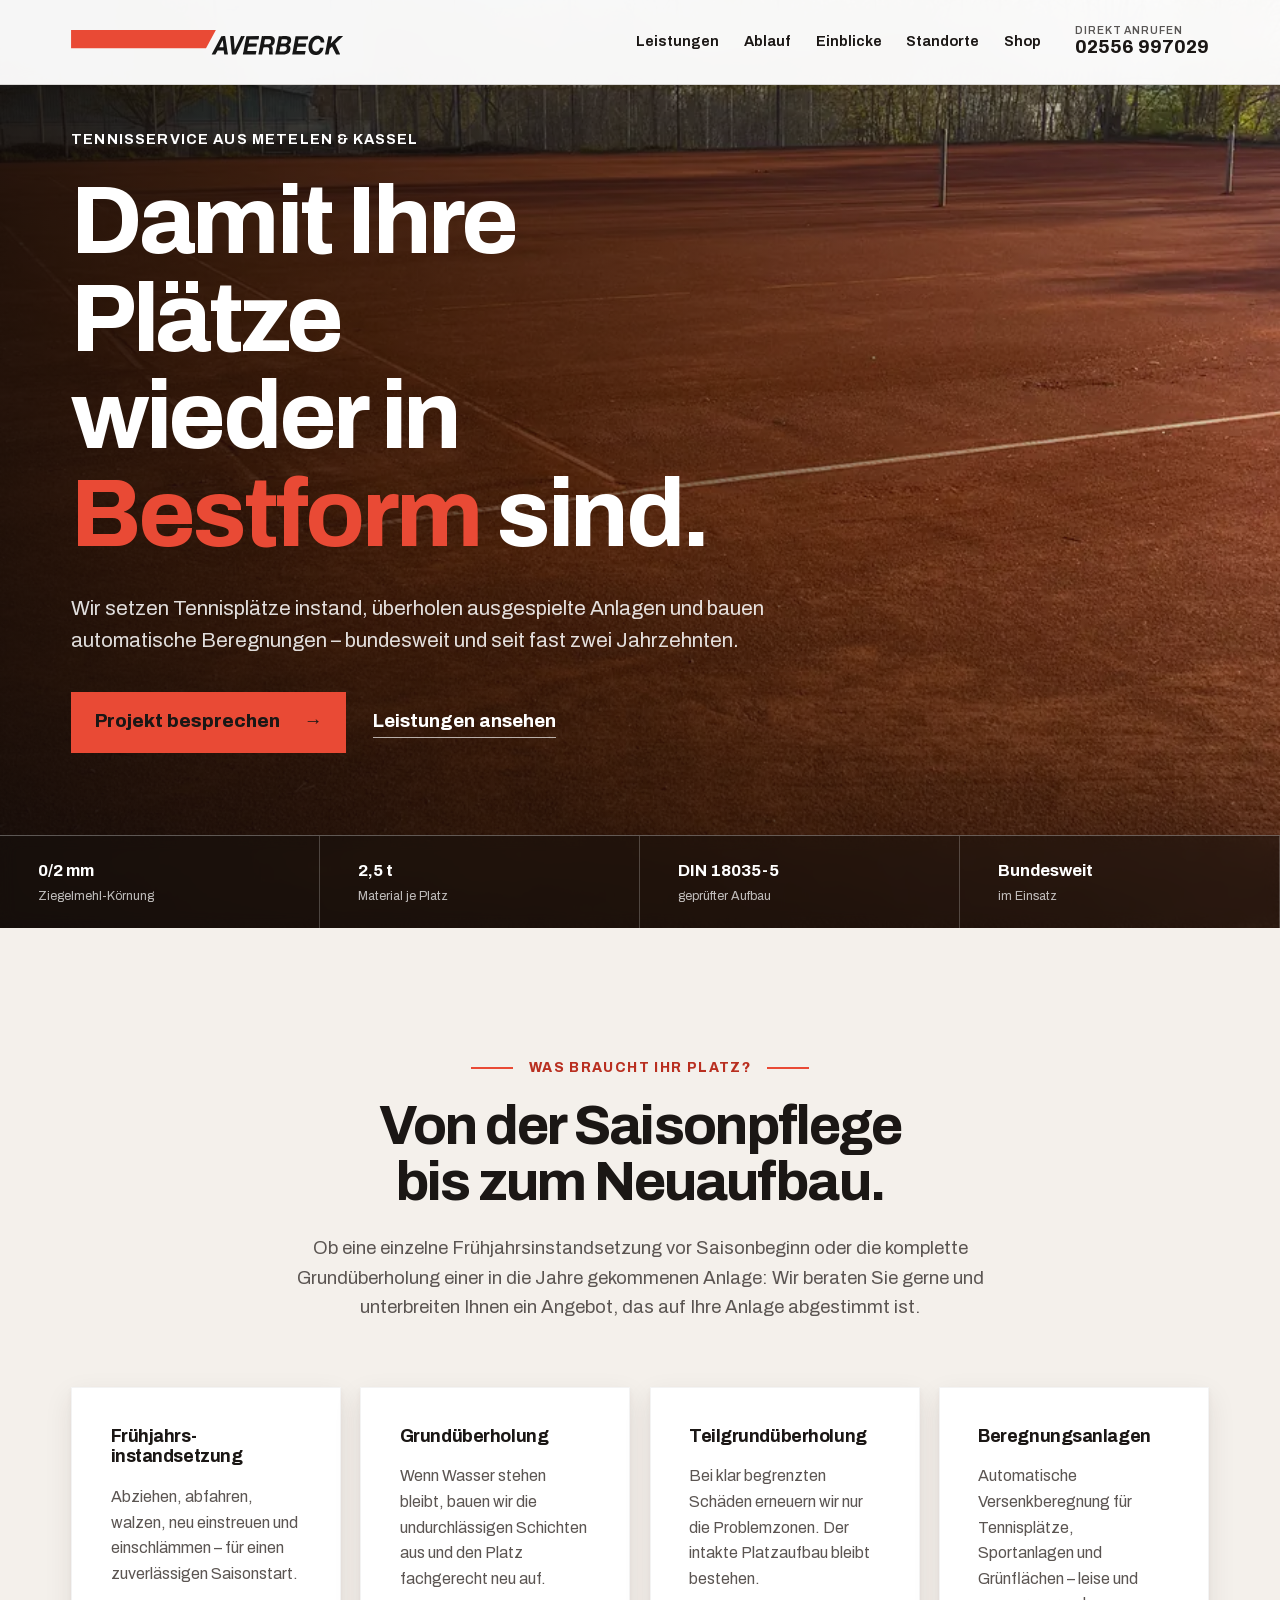
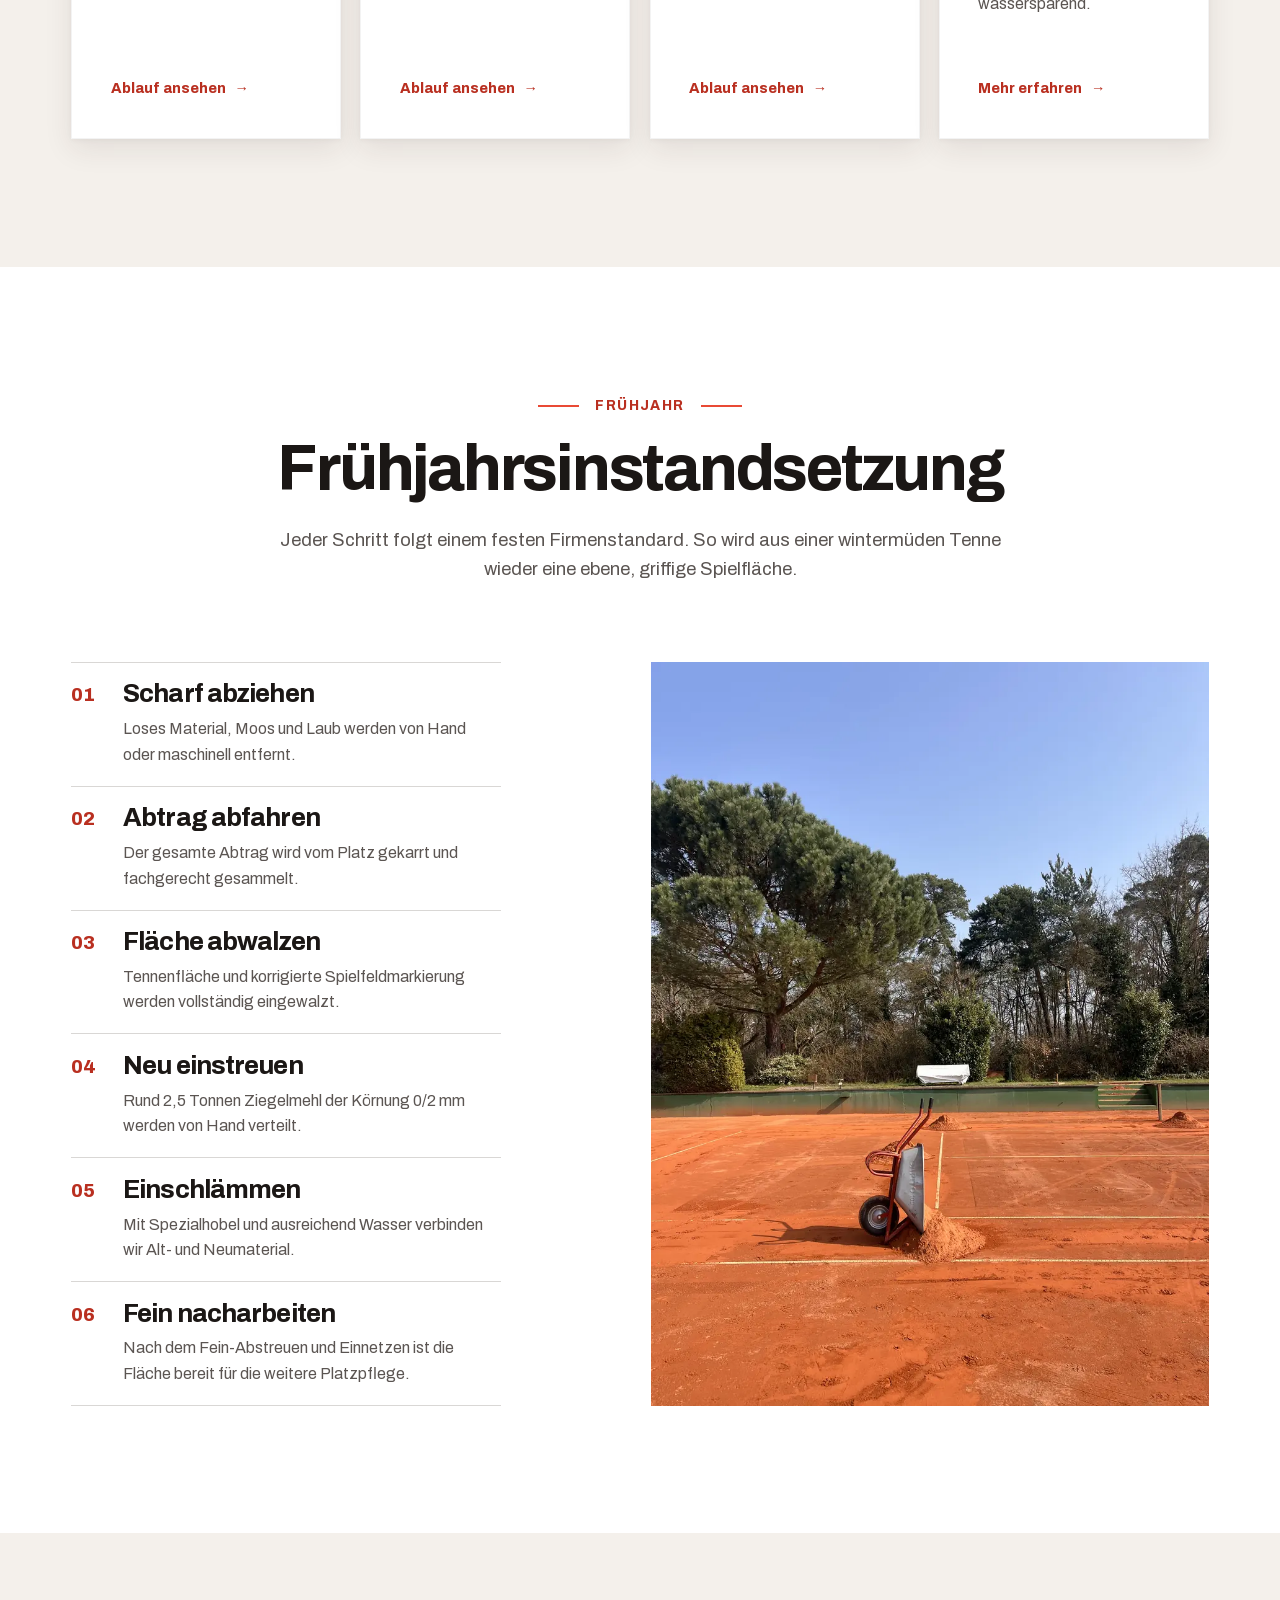
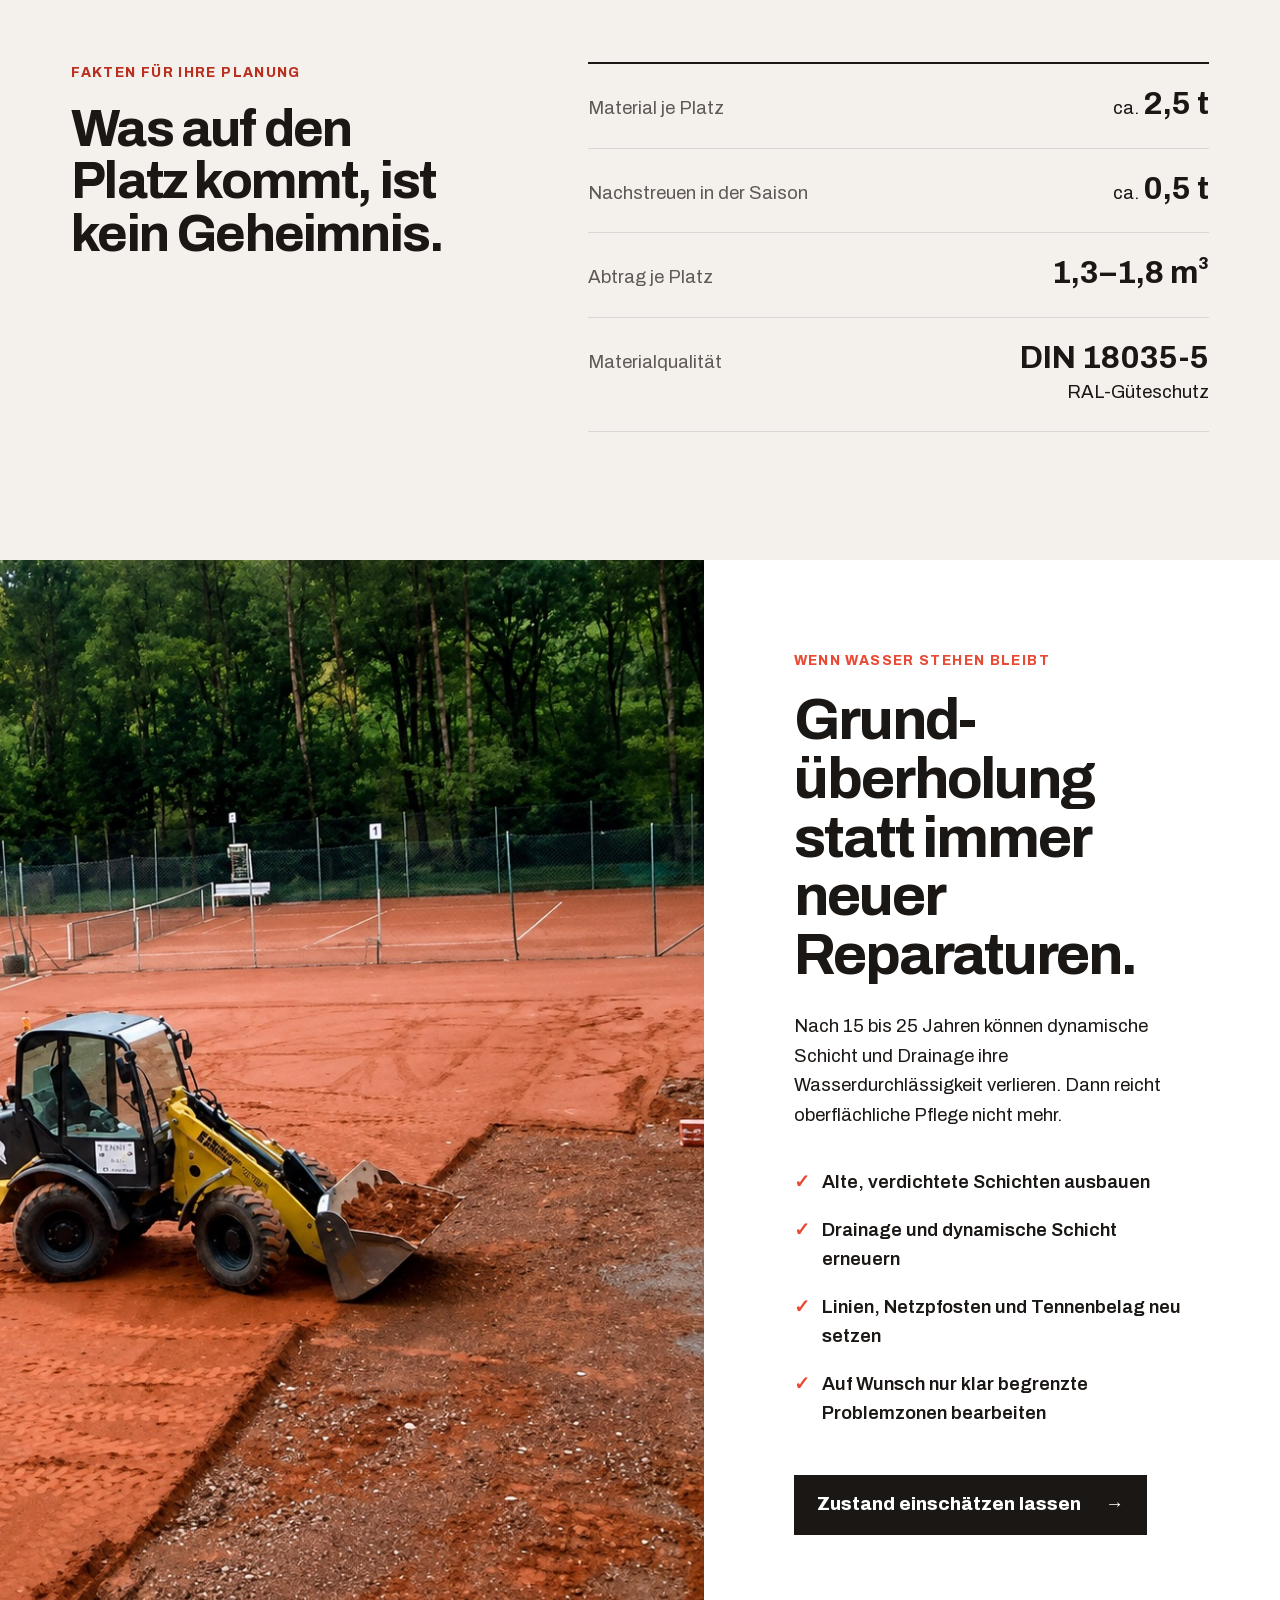
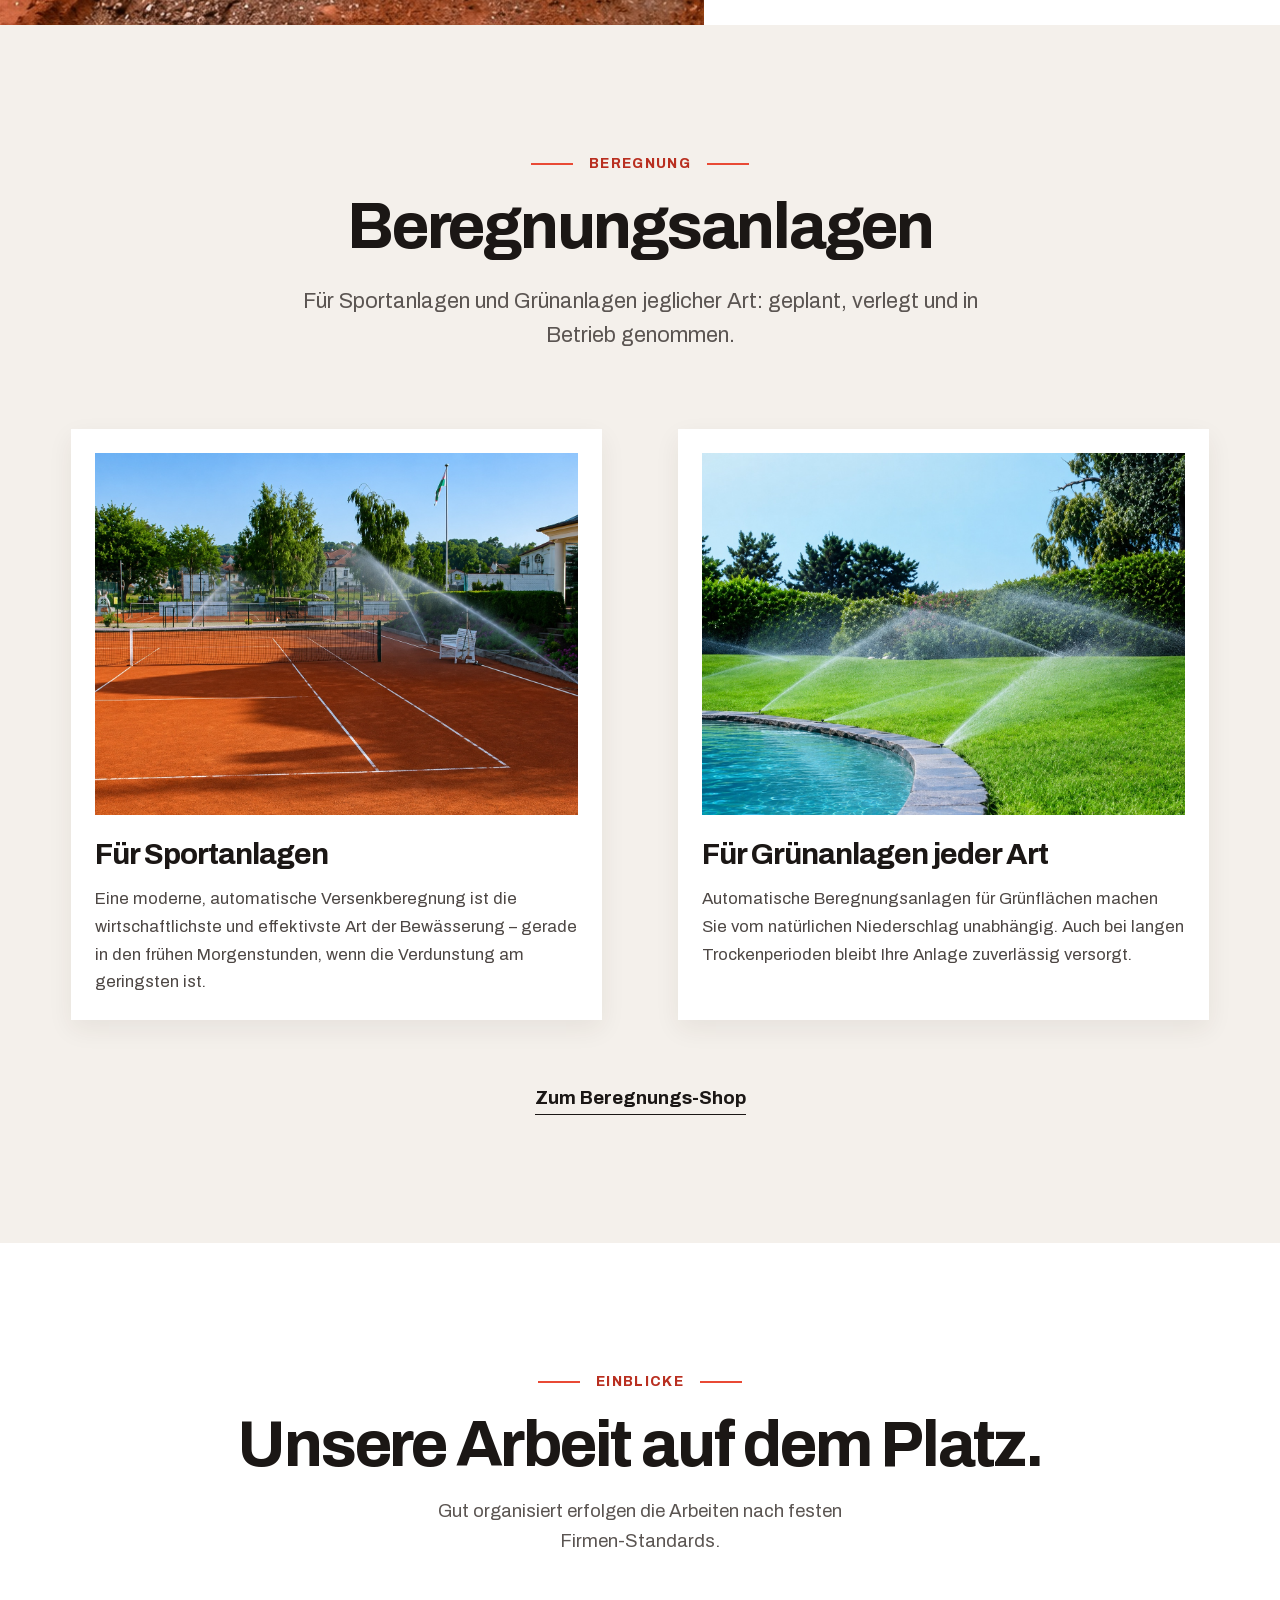
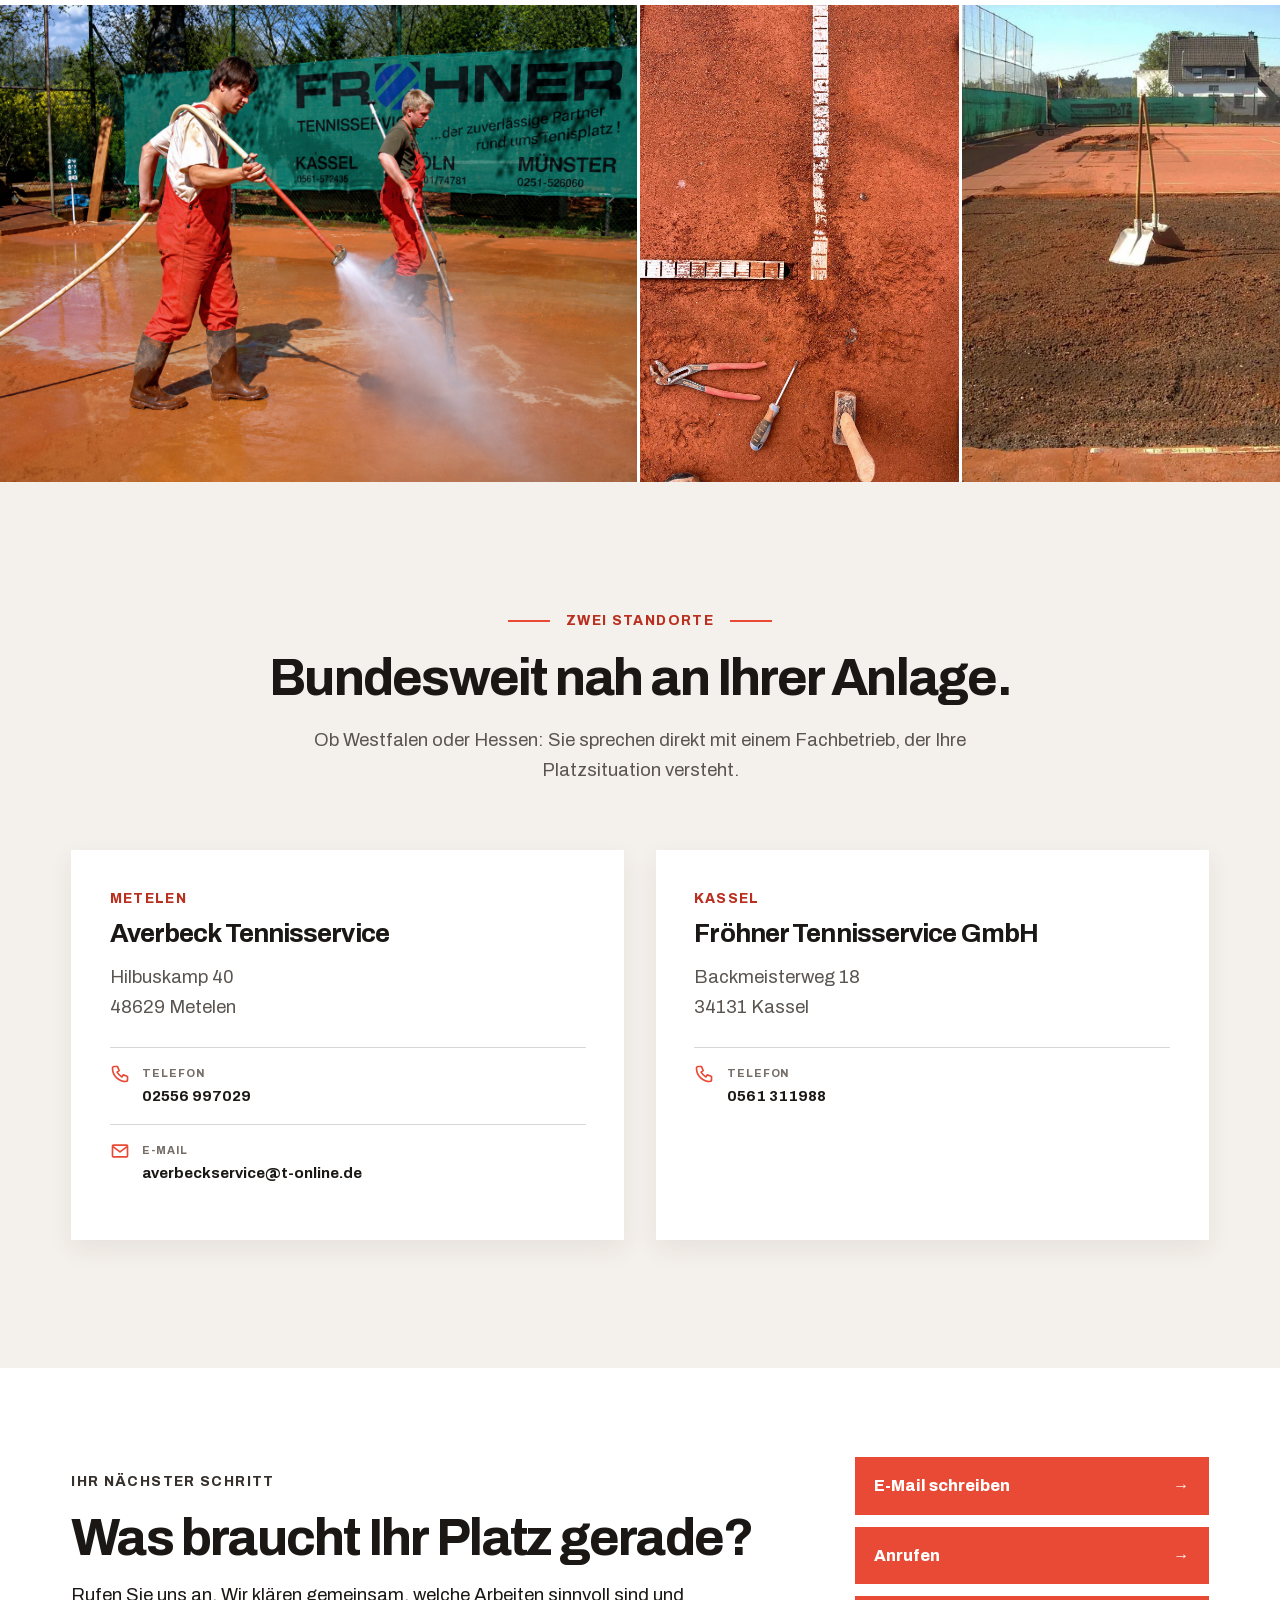
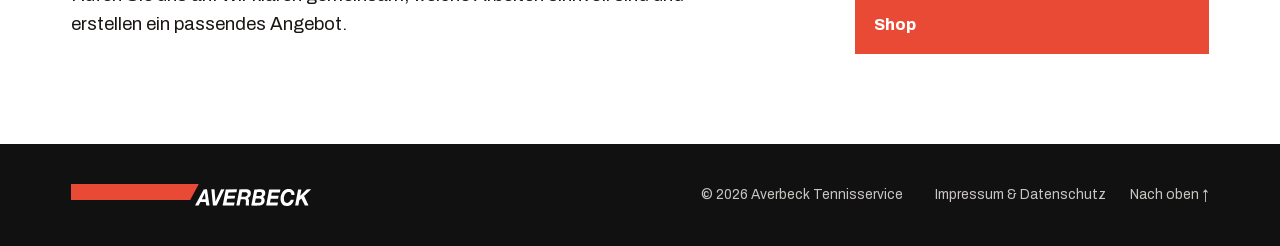
<file: index.html>
<!doctype html>
<html lang="de">
<head>
  <meta charset="utf-8">
  <meta name="viewport" content="width=device-width, initial-scale=1">
  <title>Averbeck Tennisservice | Tennisplätze in besten Händen</title>
  <meta name="description" content="Frühjahrsinstandsetzung, Grundüberholung und automatische Beregnung für Tennisplätze – bundesweit von Metelen und Kassel aus.">
  <meta name="theme-color" content="#e94a35">
  <link rel="preload" href="assets/fonts/archivo-latin.woff2" as="font" type="font/woff2" crossorigin>
  <link rel="preload" href="assets/img/hero-desktop.webp" as="image" fetchpriority="high">
  <link rel="stylesheet" href="assets/css/style.css">
  <link rel="icon" href="data:image/svg+xml,%3Csvg xmlns='http://www.w3.org/2000/svg' viewBox='0 0 32 32'%3E%3Crect width='32' height='32' rx='5' fill='%23e94a35'/%3E%3Cpath d='M7 23h18M9 23V10h14v13' stroke='%231b1715' stroke-width='2.5' fill='none'/%3E%3C/svg%3E">
</head>
<body id="top">
  <a class="skip" href="#main">Direkt zum Inhalt</a>

  <header class="header" data-header>
    <div class="shell header__inner">
      <a class="logo" href="#top" aria-label="Averbeck Tennisservice – Startseite">
        <img src="assets/img/logo.svg" alt="" width="425" height="39">
      </a>
      <nav class="nav" id="navigation" aria-label="Hauptnavigation">
        <a href="#leistungen">Leistungen</a>
        <a href="#ablauf">Ablauf</a>
        <a href="#projekte">Einblicke</a>
        <a href="#standorte">Standorte</a>
        <a href="https://www.averbeck-tennis-beregnung.de" target="_blank" rel="noopener">Shop</a>
      </nav>
      <a class="phone phone--head" href="tel:+492556997029"><span>Direkt anrufen</span>02556 997029</a>
      <button class="menu" type="button" aria-expanded="false" aria-controls="navigation"><span></span><span></span><span></span><b>Menü</b></button>
    </div>
  </header>

  <main id="main">
    <section class="hero" aria-labelledby="hero-title">
      <picture class="hero__picture">
        <source media="(max-width: 700px)" srcset="assets/img/hero-mobil.webp">
        <img src="assets/img/hero-desktop.webp" alt="Frisch instand gesetzter Tennisplatz im Abendlicht" width="1600" height="915" fetchpriority="high">
      </picture>
      <div class="hero__shade"></div>
      <div class="shell hero__content">
        <p class="hero__intro">Tennisservice aus Metelen &amp; Kassel</p>
        <h1 id="hero-title">Damit Ihre Plätze wieder in <span>Bestform</span> sind.</h1>
        <p class="hero__text">Wir setzen Tennisplätze instand, überholen ausgespielte Anlagen und bauen automatische Beregnungen – bundesweit und seit fast zwei Jahrzehnten.</p>
        <div class="actions">
          <a class="button" href="tel:+492556997029">Projekt besprechen <span aria-hidden="true">→</span></a>
          <a class="textlink" href="#leistungen">Leistungen ansehen</a>
        </div>
      </div>
      <div class="hero__rail" aria-label="Leistungsdaten">
        <div><strong>0/2 mm</strong><span>Ziegelmehl-Körnung</span></div>
        <div><strong>2,5 t</strong><span>Material je Platz</span></div>
        <div><strong>DIN 18035-5</strong><span>geprüfter Aufbau</span></div>
        <div><strong>Bundesweit</strong><span>im Einsatz</span></div>
      </div>
    </section>

    <section class="problem shell" id="leistungen">
      <div class="problem__lead">
        <p class="label">Was braucht Ihr Platz?</p>
        <h2>Von der Saisonpflege bis zum Neuaufbau.</h2>
        <p>Ob eine einzelne Frühjahrsinstandsetzung vor Saisonbeginn oder die komplette Grundüberholung einer in die Jahre gekommenen Anlage: Wir beraten Sie gerne und unterbreiten Ihnen ein Angebot, das auf Ihre Anlage abgestimmt ist.</p>
      </div>
      <div class="service-list">
        <article>
          <div><h3>Frühjahrs-<br>instandsetzung</h3><p>Abziehen, abfahren, walzen, neu einstreuen und einschlämmen – für einen zuverlässigen Saisonstart.</p></div>
          <a href="#ablauf" aria-label="Zum Ablauf der Frühjahrsinstandsetzung">Ablauf ansehen <span>→</span></a>
        </article>
        <article>
          <div><h3>Grundüberholung</h3><p>Wenn Wasser stehen bleibt, bauen wir die undurchlässigen Schichten aus und den Platz fachgerecht neu auf.</p></div>
          <a href="#grund" aria-label="Zum Ablauf der Grundüberholung">Ablauf ansehen <span>→</span></a>
        </article>
        <article>
          <div><h3>Teilgrundüberholung</h3><p>Bei klar begrenzten Schäden erneuern wir nur die Problemzonen. Der intakte Platzaufbau bleibt bestehen.</p></div>
          <a href="#grund" aria-label="Zum Ablauf der Teilgrundüberholung">Ablauf ansehen <span>→</span></a>
        </article>
        <article>
          <div><h3>Beregnungsanlagen</h3><p>Automatische Versenkberegnung für Tennisplätze, Sportanlagen und Grünflächen – leise und wassersparend.</p></div>
          <a href="#beregnung" aria-label="Mehr zu Beregnungsanlagen">Mehr erfahren <span>→</span></a>
        </article>
      </div>
    </section>

    <section class="process" id="ablauf">
      <div class="shell">
        <div class="process__head">
          <p class="label label--light">Frühjahr</p>
          <h2>Frühjahrs&shy;instandsetzung</h2>
          <p>Jeder Schritt folgt einem festen Firmenstandard. So wird aus einer wintermüden Tenne wieder eine ebene, griffige Spielfläche.</p>
        </div>
        <div class="process__body">
          <ol class="timeline">
            <li><span>01</span><div><h3>Scharf abziehen</h3><p>Loses Material, Moos und Laub werden von Hand oder maschinell entfernt.</p></div></li>
            <li><span>02</span><div><h3>Abtrag abfahren</h3><p>Der gesamte Abtrag wird vom Platz gekarrt und fachgerecht gesammelt.</p></div></li>
            <li><span>03</span><div><h3>Fläche abwalzen</h3><p>Tennenfläche und korrigierte Spielfeldmarkierung werden vollständig eingewalzt.</p></div></li>
            <li><span>04</span><div><h3>Neu einstreuen</h3><p>Rund 2,5 Tonnen Ziegelmehl der Körnung 0/2 mm werden von Hand verteilt.</p></div></li>
            <li><span>05</span><div><h3>Einschlämmen</h3><p>Mit Spezialhobel und ausreichend Wasser verbinden wir Alt- und Neumaterial.</p></div></li>
            <li><span>06</span><div><h3>Fein nacharbeiten</h3><p>Nach dem Fein-Abstreuen und Einnetzen ist die Fläche bereit für die weitere Platzpflege.</p></div></li>
          </ol>
          <figure class="process__image"><img src="assets/img/fruehjahr.webp" alt="Frühjahrsinstandsetzung eines Tennisplatzes" width="900" height="650" loading="lazy"></figure>
        </div>
      </div>
    </section>

    <section class="facts shell" aria-labelledby="facts-title">
      <div class="facts__title"><p class="label">Fakten für Ihre Planung</p><h2 id="facts-title">Was auf den Platz kommt, ist kein Geheimnis.</h2></div>
      <dl>
        <div><dt>Material je Platz</dt><dd>ca. <strong>2,5 t</strong></dd></div>
        <div><dt>Nachstreuen in der Saison</dt><dd>ca. <strong>0,5 t</strong></dd></div>
        <div><dt>Abtrag je Platz</dt><dd><strong>1,3–1,8 m³</strong></dd></div>
        <div><dt>Materialqualität</dt><dd><strong>DIN 18035-5</strong><br>RAL-Güteschutz</dd></div>
      </dl>
    </section>

    <section class="rebuild" id="grund">
      <div class="rebuild__photo"><img src="assets/img/IMG_GRUND.jpeg" alt="Grundüberholung eines Tennisplatzes" width="1448" height="1086" loading="lazy"></div>
      <div class="rebuild__copy">
        <p class="label">Wenn Wasser stehen bleibt</p>
        <h2>Grund&shy;überholung statt immer neuer Reparaturen.</h2>
        <p>Nach 15 bis 25 Jahren können dynamische Schicht und Drainage ihre Wasserdurchlässigkeit verlieren. Dann reicht oberflächliche Pflege nicht mehr.</p>
        <ul>
          <li>Alte, verdichtete Schichten ausbauen</li>
          <li>Drainage und dynamische Schicht erneuern</li>
          <li>Linien, Netzpfosten und Tennenbelag neu setzen</li>
          <li>Auf Wunsch nur klar begrenzte Problemzonen bearbeiten</li>
        </ul>
        <a class="button button--dark" href="tel:+492556997029">Zustand einschätzen lassen <span>→</span></a>
      </div>
    </section>

    <section class="water shell" id="beregnung">
      <div class="water__head">
        <p class="label">Beregnung</p>
        <h2>Beregnungs&shy;anlagen</h2>
        <p>Für Sportanlagen und Grünanlagen jeglicher Art: geplant, verlegt und in Betrieb genommen.</p>
      </div>
      <div class="water__grid">
        <article class="water__card">
          <img src="assets/img/IMG_BEREGNUNG2.jpeg" alt="Versenkberegnung auf einem Tennisplatz" width="1535" height="1024" loading="lazy">
          <h3>Für Sportanlagen</h3>
          <p>Eine moderne, automatische Versenkberegnung ist die wirtschaftlichste und effektivste Art der Bewässerung – gerade in den frühen Morgenstunden, wenn die Verdunstung am geringsten ist.</p>
        </article>
        <article class="water__card">
          <img src="assets/img/IMG_BEREGNUNG1.jpeg" alt="Automatische Beregnung einer Grünanlage" width="1410" height="1115" loading="lazy">
          <h3>Für Grünanlagen jeder Art</h3>
          <p>Automatische Beregnungsanlagen für Grünflächen machen Sie vom natürlichen Niederschlag unabhängig. Auch bei langen Trockenperioden bleibt Ihre Anlage zuverlässig versorgt.</p>
        </article>
      </div>
      <a class="textlink textlink--dark water__shop" href="https://www.averbeck-tennis-beregnung.de" target="_blank" rel="noopener">Zum Beregnungs-Shop</a>
    </section>

    <section class="work" id="projekte">
      <div class="shell work__head"><div><p class="label label--light">Einblicke</p><h2>Unsere Arbeit auf dem Platz.</h2></div><p>Gut organisiert erfolgen die Arbeiten nach festen Firmen-Standards.</p></div>
      <div class="gallery">
        <figure class="gallery__wide"><img src="assets/img/img_12344.jpg" alt="Tennisplatz während der Instandsetzung" width="1448" height="1086" loading="lazy"></figure>
        <figure><img src="assets/img/img_5561B.jpeg" alt="Vermessung und Reparatur einer Tennelfeldlinie" width="1361" height="1815" loading="lazy"></figure>
        <figure><img src="assets/img/tgrund_05.webp" alt="Bearbeitung einer begrenzten Problemzone" width="800" height="900" loading="lazy"></figure>
      </div>
    </section>

    <section class="locations shell" id="standorte">
      <div class="locations__intro"><p class="label">Zwei Standorte</p><h2>Bundesweit nah an Ihrer Anlage.</h2><p>Ob Westfalen oder Hessen: Sie sprechen direkt mit einem Fachbetrieb, der Ihre Platzsituation versteht.</p></div>
      <div class="location-cards">
        <address class="location-card">
          <p class="label">Metelen</p><h3>Averbeck Tennisservice</h3><p class="location-card__address">Hilbuskamp 40<br>48629 Metelen</p>
          <a href="tel:+492556997029"><svg aria-hidden="true" viewBox="0 0 24 24"><path d="M5 3h4l2 5-2.5 1.7a15.4 15.4 0 0 0 5.8 5.8L16 13l5 2v4c0 1.1-.9 2-2 2C10.2 21 3 13.8 3 5c0-1.1.9-2 2-2Z"/></svg><span>Telefon</span><strong>02556 997029</strong></a>
          <a href="mailto:averbeckservice@t-online.de"><svg aria-hidden="true" viewBox="0 0 24 24"><rect x="3" y="5" width="18" height="14" rx="1"/><path d="m4 7 8 6 8-6"/></svg><span>E-Mail</span><strong>averbeckservice@t-online.de</strong></a>
        </address>
        <address class="location-card">
          <p class="label">Kassel</p><h3>Fröhner Tennisservice GmbH</h3><p class="location-card__address">Backmeisterweg 18<br>34131 Kassel</p>
          <a href="tel:+49561311988"><svg aria-hidden="true" viewBox="0 0 24 24"><path d="M5 3h4l2 5-2.5 1.7a15.4 15.4 0 0 0 5.8 5.8L16 13l5 2v4c0 1.1-.9 2-2 2C10.2 21 3 13.8 3 5c0-1.1.9-2 2-2Z"/></svg><span>Telefon</span><strong>0561 311988</strong></a>
        </address>
      </div>
    </section>

    <section class="contact">
      <div class="shell contact__inner">
        <div><p class="label label--light">Ihr nächster Schritt</p><h2>Was braucht Ihr Platz gerade?</h2><p>Rufen Sie uns an. Wir klären gemeinsam, welche Arbeiten sinnvoll sind und erstellen ein passendes Angebot.</p></div>
        <div class="contact-actions">
          <a href="mailto:averbeckservice@t-online.de">E-Mail schreiben <b>→</b></a>
          <a href="tel:+492556997029">Anrufen <b>→</b></a>
          <a href="https://www.averbeck-tennis-beregnung.de" target="_blank" rel="noopener">Shop</a>
        </div>
      </div>
    </section>
  </main>

  <footer class="footer">
    <div class="shell footer__inner"><img src="assets/img/logo-invers.svg" alt="Averbeck Tennisservice" width="425" height="39"><p>© <span data-year></span> Averbeck Tennisservice</p><nav aria-label="Rechtliches"><a href="impressum.html">Impressum &amp; Datenschutz</a><a href="#top">Nach oben ↑</a></nav></div>
  </footer>
  <script src="assets/js/main.js"></script>
</body>
</html>
</file>
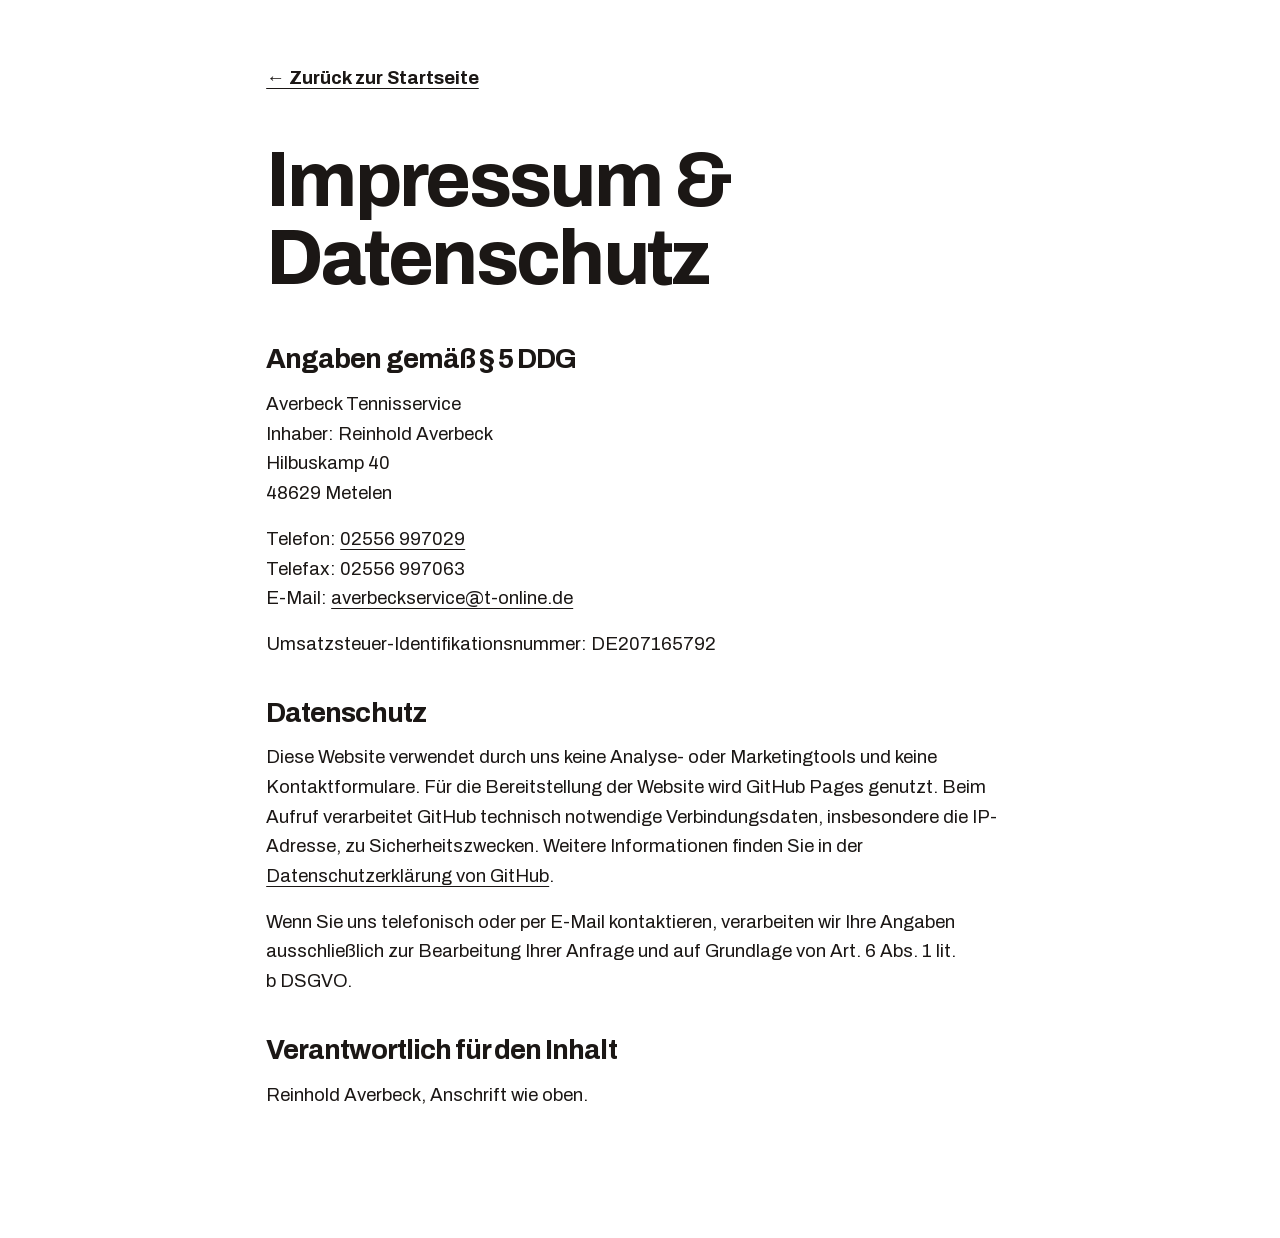
<file: impressum.html>
<!doctype html>
<html lang="de">
<head>
  <meta charset="utf-8">
  <meta name="viewport" content="width=device-width,initial-scale=1">
  <title>Impressum &amp; Datenschutz | Averbeck Tennisservice</title>
  <link rel="stylesheet" href="assets/css/style.css">
  <style>.legal{max-width:850px;padding-block:4rem 7rem}.legal h1{font-size:clamp(2.7rem,6vw,5rem);margin-bottom:3rem}.legal h2{font-size:1.7rem;margin:2.5rem 0 1rem}.legal p{margin-bottom:1rem}.legal>a{display:inline-block;margin-bottom:3rem;font-weight:700}</style>
</head>
<body>
  <main class="shell legal">
    <a href="index.html">← Zurück zur Startseite</a>
    <h1>Impressum &amp; Datenschutz</h1>
    <h2>Angaben gemäß § 5 DDG</h2>
    <p>Averbeck Tennisservice<br>Inhaber: Reinhold Averbeck<br>Hilbuskamp 40<br>48629 Metelen</p>
    <p>Telefon: <a href="tel:+492556997029">02556 997029</a><br>Telefax: 02556 997063<br>E-Mail: <a href="mailto:averbeckservice@t-online.de">averbeckservice@t-online.de</a></p>
    <p>Umsatzsteuer-Identifikationsnummer: DE207165792</p>
    <h2>Datenschutz</h2>
    <p>Diese Website verwendet durch uns keine Analyse- oder Marketingtools und keine Kontaktformulare. Für die Bereitstellung der Website wird GitHub Pages genutzt. Beim Aufruf verarbeitet GitHub technisch notwendige Verbindungsdaten, insbesondere die IP-Adresse, zu Sicherheitszwecken. Weitere Informationen finden Sie in der <a href="https://docs.github.com/de/site-policy/privacy-policies/github-general-privacy-statement" target="_blank" rel="noopener">Datenschutzerklärung von GitHub</a>.</p>
    <p>Wenn Sie uns telefonisch oder per E-Mail kontaktieren, verarbeiten wir Ihre Angaben ausschließlich zur Bearbeitung Ihrer Anfrage und auf Grundlage von Art. 6 Abs. 1 lit. b DSGVO.</p>
    <h2>Verantwortlich für den Inhalt</h2>
    <p>Reinhold Averbeck, Anschrift wie oben.</p>
  </main>
</body>
</html>
</file>
<file: assets/css/style.css>
@font-face{font-family:Archivo;src:url('../fonts/archivo-latin.woff2') format('woff2');font-weight:400 800;font-display:swap}
:root{--red:#e94a35;--red-dark:#b92f20;--ink:#1b1715;--ink-2:#37312e;--white:#fff;--off:#f5f5f4;--line:#d9d7d5;--max:1240px;--gutter:clamp(1.25rem,4vw,3.5rem);--space:clamp(5rem,10vw,9rem);--ease:cubic-bezier(.16,1,.3,1);--sticky:20;--nav:30;--skip:50}
*{box-sizing:border-box}
html{overflow-x:hidden;scroll-behavior:smooth;scroll-padding-top:5rem;-webkit-text-size-adjust:100%}
body{margin:0;background:var(--white);color:var(--ink);font-family:Archivo,Arial,sans-serif;font-size:clamp(1.05rem,1rem + .2vw,1.18rem);line-height:1.6;-webkit-font-smoothing:antialiased;overflow-x:hidden}
img{display:block;width:100%;height:auto}
a{color:inherit;text-underline-offset:4px}
p{margin:0;max-width:68ch;text-wrap:pretty}
h1,h2,h3{margin:0;font-weight:730;line-height:1.02;letter-spacing:-.035em;text-wrap:balance;overflow-wrap:break-word}
h1{font-size:clamp(3.25rem,8.5vw,6rem)}
h2{font-size:clamp(2.5rem,5vw,4.5rem)}
h3{font-size:clamp(1.35rem,2vw,1.8rem)}
:focus-visible{outline:3px solid var(--red);outline-offset:4px}
.reveal-on-scroll{opacity:0;transform:translate3d(0,2rem,0);transition:opacity .75s var(--ease),transform .75s var(--ease)}.reveal-on-scroll.is-visible{opacity:1;transform:translate3d(0,0,0)}
.shell{width:min(100%,var(--max));margin-inline:auto;padding-inline:var(--gutter)}
.skip{position:fixed;left:1rem;top:-5rem;z-index:var(--skip);background:var(--white);padding:.8rem 1rem;font-weight:700;transition:top .2s}
.skip:focus{top:1rem}
.label{margin-bottom:1.2rem;color:var(--red-dark);font-size:.86rem;font-weight:750;letter-spacing:.1em;text-transform:uppercase}
.label--light{color:var(--ink-2)}
.header{position:fixed;inset:0 0 auto;z-index:var(--sticky);background:rgba(255,255,255,.96);border-bottom:1px solid var(--line);color:var(--ink);backdrop-filter:blur(12px)}
.header__inner{display:flex;align-items:center;gap:1.4rem;height:5.25rem}
.logo{width:min(17rem,26vw);margin-right:auto;line-height:0}
.nav{display:flex;align-items:center;gap:.15rem}
.nav a{padding:.55rem .7rem;font-size:.9rem;font-weight:650;text-decoration:none;white-space:nowrap}
.nav a:hover{text-decoration:underline}
.phone{display:flex;flex-direction:column;text-decoration:none;font-weight:750;line-height:1.15;white-space:nowrap}
.phone span{font-size:.66rem;font-weight:600;letter-spacing:.09em;text-transform:uppercase;opacity:.72}
.menu{display:none;border:0;background:transparent;color:inherit;font:inherit}
.hero{position:relative;display:grid;min-height:min(950px,100svh);color:var(--white);background:var(--ink);isolation:isolate}
.hero__picture,.hero__shade{position:absolute;inset:0;z-index:-2}
.hero__picture img{height:100%;object-fit:cover;object-position:center 54%}
.hero__shade{z-index:-1;background:linear-gradient(90deg,rgba(16,11,9,.88) 0%,rgba(16,11,9,.55) 49%,rgba(16,11,9,.12) 100%),linear-gradient(0deg,rgba(16,11,9,.6),transparent 45%)}
.hero__content{display:flex;flex-direction:column;justify-content:center;padding-top:8rem;padding-bottom:11rem}
.hero__intro{margin-bottom:1.35rem;font-size:.9rem;font-weight:700;letter-spacing:.08em;text-transform:uppercase}
.hero h1{max-width:11ch}.hero h1 span{color:var(--red)}
.hero__text{max-width:58ch;margin-top:1.8rem;font-size:clamp(1.12rem,1.6vw,1.35rem);line-height:1.55;color:rgba(255,255,255,.86)}
.actions{display:flex;align-items:center;gap:1.7rem;margin-top:2.2rem}
.button{display:inline-flex;align-items:center;justify-content:center;gap:1.5rem;min-height:3.5rem;padding:.85rem 1.35rem;background:var(--red);border:2px solid var(--red);color:var(--ink);font-weight:780;text-decoration:none;transition:transform .25s var(--ease),background .25s}
.button:hover{transform:translateY(-3px);background:#f25a44}
.button--dark{background:var(--ink);border-color:var(--ink);color:var(--white)}
.button--dark:hover{background:var(--red);border-color:var(--red);color:var(--ink)}
.textlink{font-weight:720;text-decoration:none;border-bottom:1px solid rgba(255,255,255,.65)}
.textlink span{margin-left:.5rem}.textlink:hover{border-color:var(--red);color:var(--red)}
.textlink--dark{border-color:var(--ink)}
.hero__rail{position:absolute;left:0;right:0;bottom:0;display:grid;grid-template-columns:repeat(4,1fr);border-top:1px solid rgba(255,255,255,.3);background:rgba(23,17,14,.55);backdrop-filter:blur(8px)}
.hero__rail div{display:flex;flex-direction:column;gap:.15rem;padding:1.35rem clamp(1rem,3vw,2.5rem);border-right:1px solid rgba(255,255,255,.22)}
.hero__rail strong{font-size:1.05rem}.hero__rail span{font-size:.78rem;color:rgba(255,255,255,.72)}
.problem{padding-top:var(--space);padding-bottom:var(--space);background:#f4f0eb;box-shadow:0 0 0 100vmax #f4f0eb;clip-path:inset(0 -100vmax)}
.problem__lead{display:flex;flex-direction:column;align-items:center;max-width:46rem;margin:0 auto clamp(2.5rem,5vw,4.5rem);text-align:center}.problem__lead .label{width:100%;margin-inline:auto;text-align:center}.problem__lead h2{width:100%;font-size:clamp(2.4rem,4.3vw,4rem);text-align:center}.problem__lead>p:not(.label){margin-top:1.5rem;color:#5b5552}
.service-list{display:grid;grid-template-columns:repeat(4,minmax(0,1fr));gap:clamp(.8rem,1.5vw,1.35rem)}
.service-list article{display:flex;flex-direction:column;align-items:flex-start;min-width:0;min-height:22rem;padding:clamp(2rem,3vw,3rem) clamp(2rem,3vw,3rem);background:var(--white);border:1px solid rgba(27,23,21,.05);border-radius:0;box-shadow:0 .65rem 1.7rem rgba(50,38,29,.09),0 .1rem .3rem rgba(50,38,29,.05);transition:transform .3s var(--ease),box-shadow .3s var(--ease)}
.service-list article>div{max-width:22ch;min-width:0}.service-list h3{max-width:100%;margin-bottom:1rem;font-size:clamp(1.1rem,1.15vw,1.3rem);line-height:1.18;letter-spacing:-.025em;overflow-wrap:anywhere;hyphens:auto;text-wrap:balance}.service-list p{max-width:22ch;color:#5b5552;font-size:1rem;line-height:1.6;overflow-wrap:break-word}
.service-list a{display:inline-flex;align-items:center;gap:.55rem;margin-top:auto;padding-top:2rem;color:var(--red-dark);font-size:.9rem;font-weight:750;text-decoration:none}.service-list a span{color:inherit;transition:transform .2s var(--ease)}.service-list article:hover{transform:translateY(-.3rem);box-shadow:0 1.15rem 2.4rem rgba(50,38,29,.12),0 .2rem .45rem rgba(50,38,29,.06)}.service-list a:hover span{transform:translateX(.25rem)}
.process{padding-block:var(--space);background:var(--white);color:var(--ink)}
.process__head{max-width:48rem;margin:0 auto clamp(3rem,6vw,5rem);text-align:center}.process__head .label{margin-inline:auto}.process__head>p:not(.label){margin:1.5rem auto 0;color:#5b5552}
.process__head .label{color:var(--red-dark)}
.process__body{display:grid;grid-template-columns:minmax(0,.8fr) minmax(0,1.2fr);gap:clamp(2rem,5vw,4.5rem);align-items:stretch}
.process__image{position:relative;align-self:stretch;min-height:0;margin:0}.process__image img{position:absolute;inset:0;display:block;width:100%;height:100%;object-fit:contain;object-position:right center}
.timeline{margin:0;padding:0;list-style:none;border-top:1px solid var(--line)}
.timeline li{display:grid;grid-template-columns:2.25rem 1fr;gap:1rem;padding:1.15rem 0;border-bottom:1px solid var(--line)}
.timeline li>span{color:var(--red-dark);font-weight:800}.timeline h3{margin-bottom:.55rem}.timeline p{color:#5b5552;font-size:1rem}
.facts{display:grid;grid-template-columns:.8fr 1.2fr;gap:clamp(3rem,8vw,7rem);padding-top:var(--space);padding-bottom:var(--space);background:#f4f0eb;box-shadow:0 0 0 100vmax #f4f0eb;clip-path:inset(0 -100vmax)}
.facts__title h2{font-size:clamp(2.3rem,4vw,3.6rem)}
.facts dl{margin:0;border-top:2px solid var(--ink)}
.facts dl div{display:flex;align-items:baseline;justify-content:space-between;gap:2rem;padding:1.5rem 0;border-bottom:1px solid var(--line)}
.facts dt{color:#605957}.facts dd{margin:0;text-align:right}.facts strong{font-size:clamp(1.35rem,2.5vw,2rem);line-height:1}
.rebuild{display:grid;grid-template-columns:1.1fr .9fr;min-height:760px;background:var(--white)}
.rebuild__photo img{height:100%;object-fit:cover;object-position:right center}
.rebuild__copy{display:flex;flex-direction:column;justify-content:center;align-items:flex-start;padding:clamp(3rem,7vw,7rem)}.rebuild__copy>*{max-width:100%}
.rebuild__copy .label{color:var(--red)}.rebuild__copy h2{font-size:clamp(2.5rem,4.5vw,4.2rem)}
.rebuild__copy>p:not(.label){margin-top:1.7rem}.rebuild__copy ul{margin:1.8rem 0 2.3rem;padding:0;list-style:none}
.rebuild__copy li{position:relative;padding:.55rem 0 .55rem 1.8rem;font-weight:600}.rebuild__copy li:before{content:'✓';position:absolute;left:0;color:var(--red);font-weight:900}
.water{padding-top:var(--space);padding-bottom:var(--space);background:#f4f0eb;box-shadow:0 0 0 100vmax #f4f0eb;clip-path:inset(0 -100vmax)}
.water__head{max-width:58rem;margin:0 auto clamp(3rem,6vw,5rem);text-align:center}.water__head .label{display:flex;align-items:center;justify-content:center;gap:1rem;margin-inline:auto;color:var(--red-dark)}.water__head .label:before,.water__head .label:after{content:'';width:2.6rem;height:2px;background:var(--red)}.water__head h2{font-size:clamp(2.7rem,5vw,4.5rem)}.water__head>p:not(.label){margin:1.5rem auto 0;color:#5b5552;font-size:clamp(1.1rem,1.8vw,1.35rem)}
.problem__lead .label,.process__head .label,.work__head .label,.locations__intro .label{display:flex;align-items:center;justify-content:center;gap:1rem;width:max-content;max-width:100%}.problem__lead .label:before,.problem__lead .label:after,.process__head .label:before,.process__head .label:after,.work__head .label:before,.work__head .label:after,.locations__intro .label:before,.locations__intro .label:after{content:'';width:2.6rem;height:2px;flex:0 0 2.6rem;background:var(--red)}
.water__grid{display:grid;grid-template-columns:repeat(2,minmax(0,1fr));gap:clamp(2rem,6vw,6rem)}.water__card{padding:clamp(1rem,2vw,1.5rem);background:var(--white);box-shadow:0 .55rem 1.5rem rgba(50,38,29,.07)}.water__card img{width:100%;aspect-ratio:4/3;object-fit:cover}.water__card h3{margin-top:1.5rem;font-size:clamp(1.55rem,2.3vw,2.15rem)}.water__card p{margin-top:1rem;color:#4d4744;font-size:1.05rem;line-height:1.65}.water__shop{display:table;margin:clamp(2.5rem,5vw,4rem) auto 0}
.work{padding-top:var(--space);background:var(--white);color:var(--ink)}
.work__head{display:flex;flex-direction:column;align-items:center;gap:1.25rem;padding-bottom:3rem;text-align:center}.work__head .label{margin-inline:auto;color:var(--red-dark)}.work__head>p{max-width:38ch;color:#5b5552}
.gallery{display:grid;grid-template-columns:1.5fr .75fr .75fr;gap:3px}.gallery figure{margin:0;min-height:440px}.gallery img{height:100%;object-fit:cover;filter:saturate(.9);transition:filter .5s,transform .6s var(--ease)}
.gallery figure{overflow:hidden}.gallery figure:hover img{filter:saturate(1.1);transform:scale(1.015)}
.locations{padding-top:var(--space);padding-bottom:var(--space);background:#f4f0eb;box-shadow:0 0 0 100vmax #f4f0eb;clip-path:inset(0 -100vmax)}
.locations__intro{max-width:47rem;margin:0 auto clamp(2.5rem,5vw,4rem);text-align:center}.locations__intro .label{margin-inline:auto}.locations__intro h2{font-size:clamp(2.4rem,4vw,3.8rem)}.locations__intro>p:last-child{margin:1.4rem auto 0;color:#5b5552}
.location-cards{display:grid;grid-template-columns:repeat(2,minmax(0,1fr));gap:clamp(1rem,2.5vw,2rem)}.location-card{display:flex;flex-direction:column;align-items:flex-start;min-width:0;padding:clamp(1.75rem,3vw,2.5rem);background:var(--white);font-style:normal;box-shadow:0 .55rem 1.5rem rgba(50,38,29,.07)}.location-card .label{margin-bottom:.7rem;color:var(--red-dark)}.location-card h3{font-size:clamp(1.35rem,2vw,1.75rem)}.location-card__address{margin:1rem 0 1.5rem;color:#5b5552}.location-card a{display:grid;grid-template-columns:1.35rem auto 1fr;align-items:center;column-gap:.7rem;width:100%;padding:1rem 0;border-top:1px solid var(--line);font-size:.95rem;font-weight:700;text-decoration:none;overflow-wrap:anywhere}.location-card svg{width:1.25rem;height:1.25rem;fill:none;stroke:var(--red);stroke-width:2;stroke-linecap:round;stroke-linejoin:round}.location-card a span{color:#766e69;font-size:.68rem;font-weight:750;letter-spacing:.08em;text-transform:uppercase}.location-card a strong{grid-column:2/-1;overflow-wrap:anywhere}
.contact{padding-block:clamp(4rem,7vw,6rem);background:var(--white);color:var(--ink)}
.contact__inner{display:grid;grid-template-columns:minmax(0,1.25fr) minmax(16rem,.65fr);gap:clamp(2rem,8vw,7rem);align-items:center}.contact .label{color:var(--ink-2)}.contact h2{font-size:clamp(2.5rem,4vw,4rem)}.contact p:not(.label){margin-top:1rem}
.contact-actions{display:grid;gap:.75rem}.contact-actions a{display:flex;align-items:center;justify-content:space-between;gap:1rem;min-height:3.6rem;padding:.85rem 1.1rem;background:var(--red);border:2px solid var(--red);color:var(--white);font-size:1rem;font-weight:780;text-decoration:none;transition:transform .25s var(--ease),background .25s}.contact-actions a:hover{transform:translateY(-.2rem);background:#f25a44}.contact-actions b{color:inherit;transition:transform .2s}.contact-actions a:hover b{transform:translateX(.25rem)}
main,.hero,.footer{width:100%;max-width:none}.footer{padding-block:2.5rem;background:#111;color:#c9c5c2;font-size:.86rem}.footer__inner{display:flex;align-items:center;gap:2rem}.footer img{width:15rem;margin-right:auto}.footer nav{display:flex;gap:1.5rem}.footer a{text-decoration:none}.footer a:hover{text-decoration:underline}
@media(max-width:1050px){.phone--head{display:none}.nav a{padding:.5rem}.logo{width:15rem}.facts,.locations{gap:3.5rem}.service-list{grid-template-columns:repeat(2,minmax(0,1fr))}.process__body{gap:3rem}.contact__inner{grid-template-columns:minmax(0,1.25fr) minmax(15rem,.65fr)}}
@media(max-width:800px){.header__inner{height:4.5rem}.logo{width:min(15rem,65vw)}.menu{display:grid;grid-template-columns:repeat(3,1.2rem);gap:0;padding:.6rem 0;cursor:pointer}.menu span{grid-row:1;display:block;width:1.2rem;height:2px;background:currentColor}.menu b{grid-column:1/-1;font-size:.62rem;text-transform:uppercase;letter-spacing:.08em}.nav{position:fixed;inset:4.5rem 0 auto;display:none;flex-direction:column;align-items:stretch;padding:1rem var(--gutter) 2rem;background:var(--white);color:var(--ink);border-bottom:1px solid var(--line)}.header.is-open .nav{display:flex}.nav a{padding:1rem 0;border-bottom:1px solid var(--line);font-size:1.05rem}.hero{min-height:840px}.hero__content{padding-bottom:15rem}.hero__shade{background:linear-gradient(90deg,rgba(16,11,9,.83),rgba(16,11,9,.25)),linear-gradient(0deg,rgba(16,11,9,.75),transparent 55%)}.hero__rail{grid-template-columns:1fr 1fr}.hero__rail div{padding:1rem 1.25rem}.hero__rail div:nth-child(2){border-right:0}.hero__rail div:nth-child(-n+2){border-bottom:1px solid rgba(255,255,255,.22)}.facts{grid-template-columns:1fr}.process__body,.water__grid,.location-cards{grid-template-columns:1fr}.process__image{position:static;height:auto}.process__image img{position:static;width:100%;height:auto}.rebuild{grid-template-columns:minmax(0,1fr)}.rebuild__photo{height:55vw;min-height:360px}.gallery{grid-template-columns:1fr 1fr}.gallery__wide{grid-column:1/-1}.gallery figure{min-height:380px}.footer__inner{flex-wrap:wrap}.footer p{order:3;flex-basis:100%}}
@media(max-width:560px){h1{font-size:clamp(3rem,15vw,4.5rem)}.hero{min-height:760px}.hero__content{justify-content:flex-start;padding-top:9rem}.hero__text{font-size:1.05rem}.actions{align-items:flex-start;flex-direction:column;gap:1.2rem}.problem{padding-top:5rem}.problem__lead{margin-bottom:2.5rem}.service-list{grid-template-columns:1fr}.service-list article{min-height:0}.facts dl div{display:block}.facts dd{margin-top:.3rem;text-align:left}.rebuild__photo{min-height:300px}.rebuild__copy{padding:4rem var(--gutter)}.water__head{margin-bottom:2.75rem}.water__card h3{margin-top:1.2rem}.work__head{display:block}.work__head>p{margin-top:1rem}.gallery{display:block}.gallery figure{min-height:0;aspect-ratio:4/3;margin-top:3px}.location-card{padding:1.5rem}.contact__inner{grid-template-columns:1fr}.contact__inner>div:first-child{grid-column:auto}.footer__inner{display:block}.footer img{margin-bottom:1.5rem}.footer nav{margin-top:1rem;flex-direction:column;gap:.5rem}}
@media(max-width:560px){.service-list article{align-items:center;text-align:center}.service-list article>div,.service-list p{max-width:30ch}.service-list a{align-self:center}}
@media(prefers-reduced-motion:reduce){html{scroll-behavior:auto}.reveal-on-scroll{opacity:1;transform:none}*,*:before,*:after{transition-duration:.01ms!important;animation-duration:.01ms!important;animation-iteration-count:1!important}}
</file>
